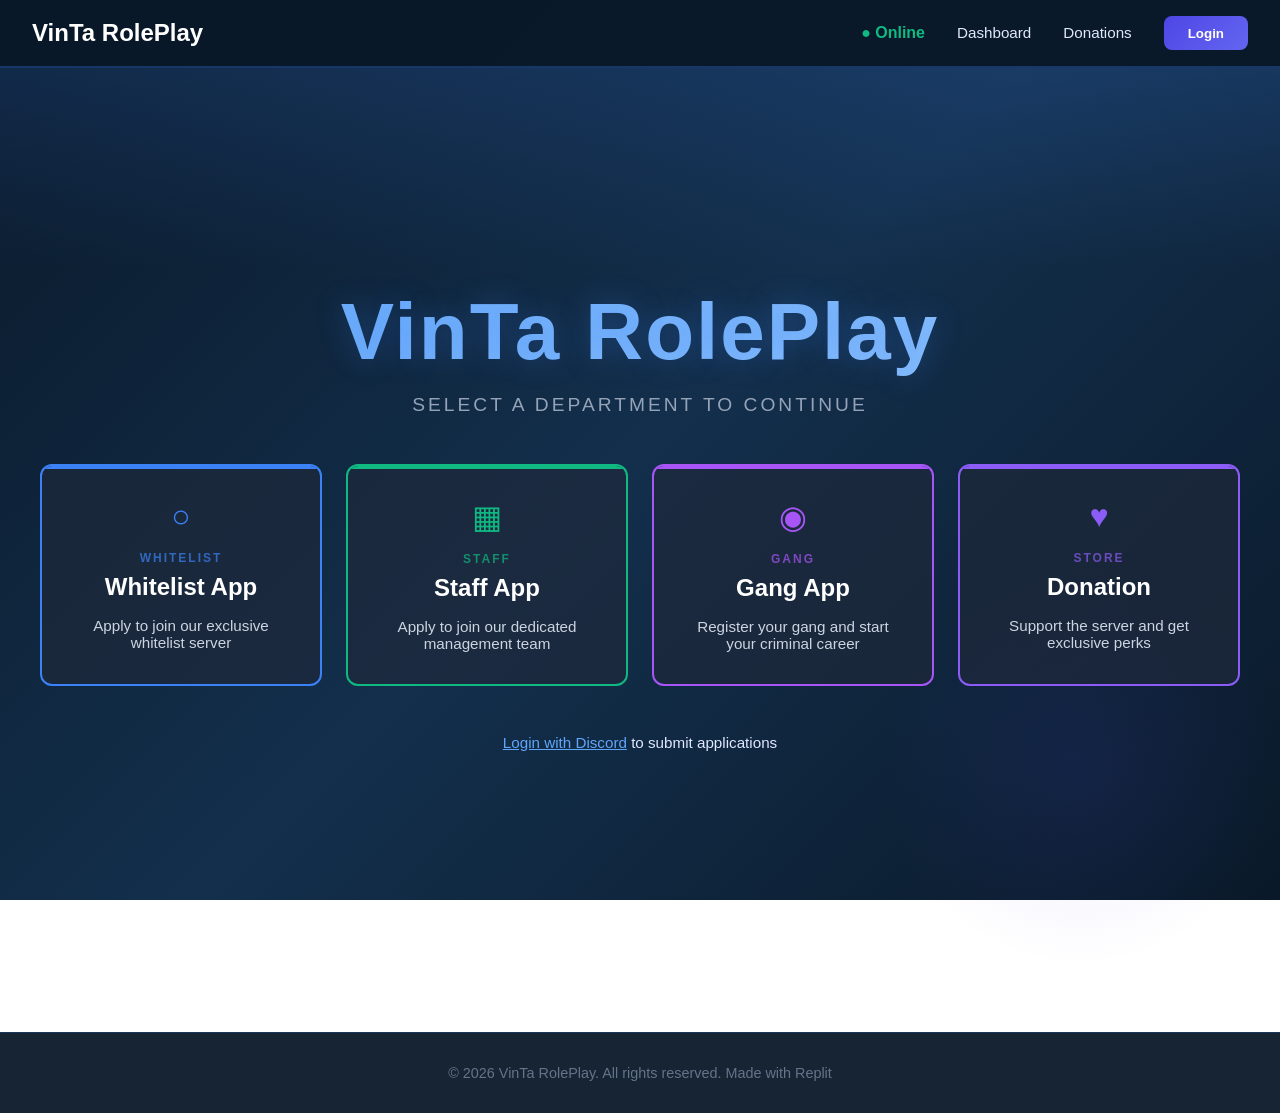
<file: index.html>
<!DOCTYPE html>
<html lang="en">
<head>
    <meta charset="UTF-8">
    <meta name="viewport" content="width=device-width, initial-scale=1.0">
    <title>VinTa RolePlay</title>
    <link rel="stylesheet" href="styles.css">
</head>
<body>
    <nav class="navbar">
        <div class="navbar-container">
            <div class="logo">VinTa RolePlay</div>
            <ul class="nav-links">
                <li class="online-status">● Online</li>
                <li><a href="dashboard.html">Dashboard</a></li>
                <li><a href="store.html">Donations</a></li>
                <li><a href="#"><button class="btn-login">Login</button></a></li>
            </ul>
        </div>
    </nav>

    <section class="hero">
        <div class="hero-content">
            <h1 class="title">VinTa RolePlay</h1>
            <p class="subtitle">SELECT A DEPARTMENT TO CONTINUE</p>
            
            <div class="departments-grid">
                <div class="department-card whitelist">
                    <div class="card-icon">○</div>
                    <h3>WHITELIST</h3>
                    <h2>Whitelist App</h2>
                    <p>Apply to join our exclusive whitelist server</p>
                </div>
                
                <div class="department-card staff">
                    <div class="card-icon">▦</div>
                    <h3>STAFF</h3>
                    <h2>Staff App</h2>
                    <p>Apply to join our dedicated management team</p>
                </div>
                
                <div class="department-card gang">
                    <div class="card-icon">◉</div>
                    <h3>GANG</h3>
                    <h2>Gang App</h2>
                    <p>Register your gang and start your criminal career</p>
                </div>
                
                <div class="department-card store">
                    <div class="card-icon">♥</div>
                    <h3>STORE</h3>
                    <h2>Donation</h2>
                    <p>Support the server and get exclusive perks</p>
                </div>
            </div>
            
            <p class="discord-link"><a href="#">Login with Discord</a> to submit applications</p>
        </div>
    </section>

    <footer class="footer">
        <p>© 2026 VinTa RolePlay. All rights reserved. Made with Replit</p>
    </footer>
</body>
</html>
</file>
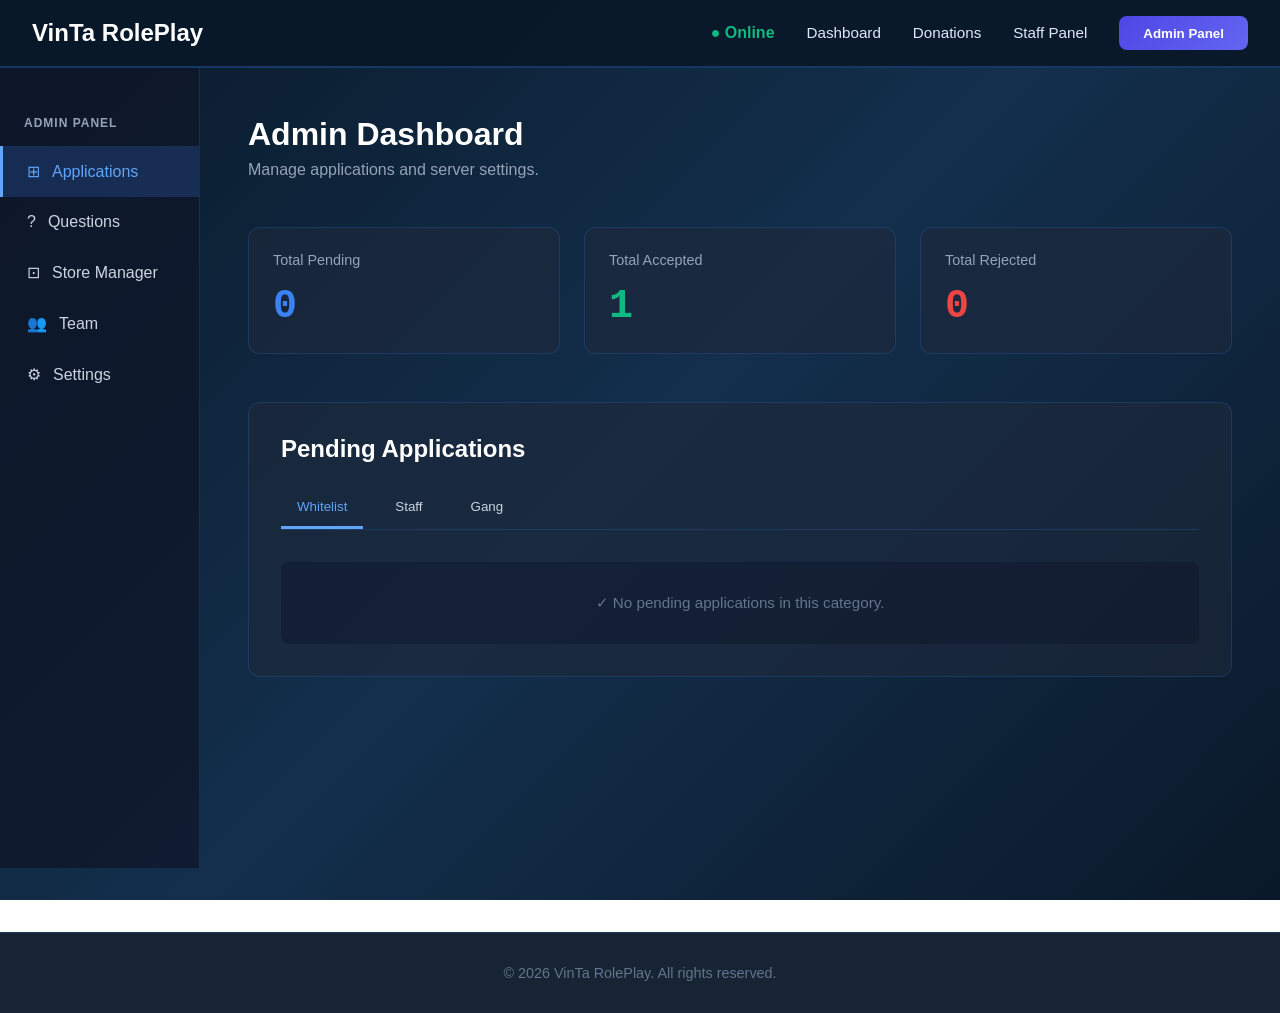
<file: dashboard.html>
<!DOCTYPE html>
<html lang="en">
<head>
    <meta charset="UTF-8">
    <meta name="viewport" content="width=device-width, initial-scale=1.0">
    <title>Dashboard - VinTa RolePlay</title>
    <link rel="stylesheet" href="styles.css">
    <link rel="stylesheet" href="dashboard.css">
</head>
<body>
    <nav class="navbar">
        <div class="navbar-container">
            <div class="logo">VinTa RolePlay</div>
            <ul class="nav-links">
                <li class="online-status">● Online</li>
                <li><a href="dashboard.html">Dashboard</a></li>
                <li><a href="store.html">Donations</a></li>
                <li><a href="#">Staff Panel</a></li>
                <li><a href="#"><button class="btn-login">Admin Panel</button></a></li>
            </ul>
        </div>
    </nav>

    <div class="dashboard-container">
        <aside class="sidebar">
            <div class="sidebar-header">ADMIN PANEL</div>
            <nav class="sidebar-nav">
                <a href="#" class="nav-item active">
                    <span class="icon">⊞</span> Applications
                </a>
                <a href="#" class="nav-item">
                    <span class="icon">?</span> Questions
                </a>
                <a href="#" class="nav-item">
                    <span class="icon">⊡</span> Store Manager
                </a>
                <a href="#" class="nav-item">
                    <span class="icon">👥</span> Team
                </a>
                <a href="#" class="nav-item">
                    <span class="icon">⚙</span> Settings
                </a>
            </nav>
        </aside>

        <main class="dashboard-content">
            <div class="dashboard-header">
                <h1>Admin Dashboard</h1>
                <p>Manage applications and server settings.</p>
            </div>

            <div class="dashboard-stats">
                <div class="stat-card">
                    <label>Total Pending</label>
                    <div class="stat-number pending">0</div>
                </div>
                <div class="stat-card">
                    <label>Total Accepted</label>
                    <div class="stat-number accepted">1</div>
                </div>
                <div class="stat-card">
                    <label>Total Rejected</label>
                    <div class="stat-number rejected">0</div>
                </div>
            </div>

            <div class="dashboard-section">
                <h2>Pending Applications</h2>
                <div class="tabs">
                    <button class="tab-link active" onclick="filterTab('all')">Whitelist</button>
                    <button class="tab-link" onclick="filterTab('staff')">Staff</button>
                    <button class="tab-link" onclick="filterTab('gang')">Gang</button>
                </div>
                <div class="applications-table">
                    <p class="empty-state">✓ No pending applications in this category.</p>
                </div>
            </div>
        </main>
    </div>

    <footer class="footer">
        <p>© 2026 VinTa RolePlay. All rights reserved.</p>
    </footer>

    <script>
        function filterTab(tab) {
            const buttons = document.querySelectorAll('.tab-link');
            buttons.forEach(btn => btn.classList.remove('active'));
            event.target.classList.add('active');
        }
    </script>
</body>
</html>
</file>
<file: styles.css>
* {
    margin: 0;
    padding: 0;
    box-sizing: border-box;
}

body {
    font-family: 'Segoe UI', Tahoma, Geneva, Verdana, sans-serif;
    background: linear-gradient(135deg, #0a1929 0%, #132f4c 50%, #0a1929 100%);
    background-attachment: fixed;
    color: #e0e7ff;
    min-height: 100vh;
}

/* NAVBAR */
.navbar {
    background: rgba(10, 25, 41, 0.95);
    border-bottom: 2px solid rgba(59, 130, 246, 0.3);
    padding: 1rem 0;
    position: sticky;
    top: 0;
    z-index: 1000;
}

.navbar-container {
    max-width: 1400px;
    margin: 0 auto;
    display: flex;
    justify-content: space-between;
    align-items: center;
    padding: 0 2rem;
}

.logo {
    font-size: 1.5rem;
    font-weight: bold;
    color: #fff;
}

.nav-links {
    display: flex;
    gap: 2rem;
    list-style: none;
    align-items: center;
}

.nav-links a {
    color: #e0e7ff;
    text-decoration: none;
    font-size: 0.95rem;
    transition: color 0.3s;
}

.nav-links a:hover {
    color: #60a5fa;
}

.online-status {
    display: flex;
    align-items: center;
    gap: 0.5rem;
    color: #10b981;
    font-weight: 600;
}

.btn-login {
    background: linear-gradient(135deg, #4f46e5 0%, #6366f1 100%);
    color: white;
    border: none;
    padding: 0.6rem 1.5rem;
    border-radius: 0.5rem;
    font-weight: 600;
    cursor: pointer;
    transition: all 0.3s;
}

.btn-login:hover {
    transform: translateY(-2px);
    box-shadow: 0 0 20px rgba(79, 70, 229, 0.4);
}

/* HERO SECTION */
.hero {
    min-height: 100vh;
    display: flex;
    align-items: center;
    justify-content: center;
    padding: 4rem 2rem;
    position: relative;
    overflow: hidden;
}

.hero::before {
    content: '';
    position: absolute;
    top: 0;
    left: 0;
    right: 0;
    height: 200px;
    background: linear-gradient(to bottom, rgba(59, 130, 246, 0.15), transparent);
    pointer-events: none;
}

.hero::after {
    content: '';
    position: absolute;
    bottom: 0;
    right: 0;
    width: 400px;
    height: 400px;
    background: radial-gradient(circle, rgba(79, 70, 229, 0.1) 0%, transparent 70%);
    pointer-events: none;
}

.hero-content {
    max-width: 1200px;
    width: 100%;
    text-align: center;
    z-index: 10;
}

.title {
    font-size: 5rem;
    font-weight: 900;
    background: linear-gradient(135deg, #60a5fa 0%, #93c5fd 100%);
    -webkit-background-clip: text;
    -webkit-text-fill-color: transparent;
    background-clip: text;
    text-shadow: 0 0 30px rgba(59, 130, 246, 0.3);
    margin-bottom: 1rem;
    letter-spacing: 2px;
    animation: glow 3s ease-in-out infinite;
}

@keyframes glow {
    0%, 100% { text-shadow: 0 0 30px rgba(59, 130, 246, 0.3); }
    50% { text-shadow: 0 0 60px rgba(59, 130, 246, 0.6); }
}

.subtitle {
    font-size: 1.2rem;
    color: #94a3b8;
    margin-bottom: 3rem;
    letter-spacing: 3px;
}

/* DEPARTMENTS GRID */
.departments-grid {
    display: grid;
    grid-template-columns: repeat(auto-fit, minmax(250px, 1fr));
    gap: 1.5rem;
    margin: 3rem 0;
}

.department-card {
    background: rgba(30, 41, 59, 0.7);
    border: 2px solid;
    border-radius: 0.75rem;
    padding: 2rem;
    cursor: pointer;
    transition: all 0.3s;
    position: relative;
    overflow: hidden;
}

.department-card::before {
    content: '';
    position: absolute;
    top: 0;
    left: 0;
    right: 0;
    height: 3px;
    background: currentColor;
}

.department-card:hover {
    transform: translateY(-5px);
    box-shadow: 0 10px 30px rgba(0, 0, 0, 0.5);
}

.whitelist {
    border-color: #3b82f6;
    color: #3b82f6;
}

.whitelist:hover {
    box-shadow: 0 0 30px rgba(59, 130, 246, 0.3);
    background: rgba(59, 130, 246, 0.1);
}

.staff {
    border-color: #10b981;
    color: #10b981;
}

.staff:hover {
    box-shadow: 0 0 30px rgba(16, 185, 129, 0.3);
    background: rgba(16, 185, 129, 0.1);
}

.gang {
    border-color: #a855f7;
    color: #a855f7;
}

.gang:hover {
    box-shadow: 0 0 30px rgba(168, 85, 247, 0.3);
    background: rgba(168, 85, 247, 0.1);
}

.store {
    border-color: #8b5cf6;
    color: #8b5cf6;
}

.store:hover {
    box-shadow: 0 0 30px rgba(139, 92, 246, 0.3);
    background: rgba(139, 92, 246, 0.1);
}

.card-icon {
    font-size: 2rem;
    margin-bottom: 1rem;
}

.department-card h3 {
    font-size: 0.75rem;
    letter-spacing: 2px;
    margin-bottom: 0.5rem;
    opacity: 0.7;
}

.department-card h2 {
    font-size: 1.5rem;
    margin-bottom: 1rem;
    color: #fff;
}

.department-card p {
    font-size: 0.95rem;
    color: #cbd5e1;
}

/* DISCORD LINK */
.discord-link {
    margin-top: 2rem;
    font-size: 0.95rem;
}

.discord-link a {
    color: #60a5fa;
    text-decoration: underline;
    transition: color 0.3s;
}

.discord-link a:hover {
    color: #93c5fd;
}

/* FOOTER */
.footer {
    background: rgba(10, 25, 41, 0.95);
    border-top: 1px solid rgba(59, 130, 246, 0.2);
    padding: 2rem;
    text-align: center;
    color: #64748b;
    font-size: 0.9rem;
    margin-top: 4rem;
}

/* RESPONSIVE */
@media (max-width: 768px) {
    .title {
        font-size: 3rem;
    }
    
    .departments-grid {
        grid-template-columns: 1fr;
    }
    
    .nav-links {
        gap: 1rem;
        font-size: 0.85rem;
    }
}
</file>
<file: dashboard.css>
.dashboard-container {
    display: flex;
    min-height: calc(100vh - 100px);
}

/* SIDEBAR */
.sidebar {
    width: 200px;
    background: rgba(15, 23, 42, 0.8);
    border-right: 1px solid rgba(59, 130, 246, 0.2);
    padding: 2rem 0;
    height: calc(100vh - 100px);
    position: sticky;
    top: 80px;
}

.sidebar-header {
    padding: 1rem 1.5rem;
    color: #94a3b8;
    font-size: 0.75rem;
    font-weight: 700;
    letter-spacing: 1px;
}

.sidebar-nav {
    display: flex;
    flex-direction: column;
}

.nav-item {
    display: flex;
    align-items: center;
    gap: 0.75rem;
    padding: 1rem 1.5rem;
    color: #cbd5e1;
    text-decoration: none;
    transition: all 0.3s;
    border-left: 3px solid transparent;
}

.nav-item:hover {
    background: rgba(59, 130, 246, 0.1);
    color: #60a5fa;
    border-left-color: #60a5fa;
}

.nav-item.active {
    background: rgba(59, 130, 246, 0.2);
    color: #60a5fa;
    border-left-color: #60a5fa;
}

.nav-item .icon {
    font-size: 1rem;
}

/* DASHBOARD CONTENT */
.dashboard-content {
    flex: 1;
    padding: 3rem;
    overflow-y: auto;
}

.dashboard-header {
    margin-bottom: 3rem;
}

.dashboard-header h1 {
    font-size: 2rem;
    color: #fff;
    margin-bottom: 0.5rem;
}

.dashboard-header p {
    color: #94a3b8;
}

/* STATS */
.dashboard-stats {
    display: grid;
    grid-template-columns: repeat(auto-fit, minmax(250px, 1fr));
    gap: 1.5rem;
    margin-bottom: 3rem;
}

.stat-card {
    background: rgba(30, 41, 59, 0.6);
    border: 1px solid rgba(59, 130, 246, 0.2);
    border-radius: 0.75rem;
    padding: 1.5rem;
}

.stat-card label {
    display: block;
    color: #94a3b8;
    font-size: 0.9rem;
    margin-bottom: 1rem;
}

.stat-number {
    font-size: 2.5rem;
    font-weight: bold;
    font-family: 'Courier New', monospace;
}

.stat-number.pending {
    color: #3b82f6;
}

.stat-number.accepted {
    color: #10b981;
}

.stat-number.rejected {
    color: #ef4444;
}

/* DASHBOARD SECTION */
.dashboard-section {
    background: rgba(30, 41, 59, 0.6);
    border: 1px solid rgba(59, 130, 246, 0.2);
    border-radius: 0.75rem;
    padding: 2rem;
}

.dashboard-section h2 {
    font-size: 1.5rem;
    color: #fff;
    margin-bottom: 1.5rem;
}

.tabs {
    display: flex;
    gap: 1rem;
    margin-bottom: 2rem;
    border-bottom: 1px solid rgba(59, 130, 246, 0.2);
}

.tab-link {
    background: transparent;
    color: #cbd5e1;
    border: none;
    border-bottom: 3px solid transparent;
    padding: 0.75rem 1rem;
    cursor: pointer;
    transition: all 0.3s;
    font-weight: 500;
}

.tab-link:hover {
    color: #60a5fa;
}

.tab-link.active {
    color: #60a5fa;
    border-bottom-color: #60a5fa;
}

.applications-table {
    background: rgba(15, 23, 42, 0.5);
    border-radius: 0.5rem;
    padding: 2rem;
    text-align: center;
}

.empty-state {
    color: #64748b;
    font-size: 0.95rem;
}

@media (max-width: 768px) {
    .dashboard-container {
        flex-direction: column;
    }
    
    .sidebar {
        width: 100%;
        height: auto;
        position: static;
        display: flex;
        overflow-x: auto;
    }
    
    .sidebar-nav {
        flex-direction: row;
    }
    
    .dashboard-content {
        padding: 1.5rem;
    }
}
</file>
